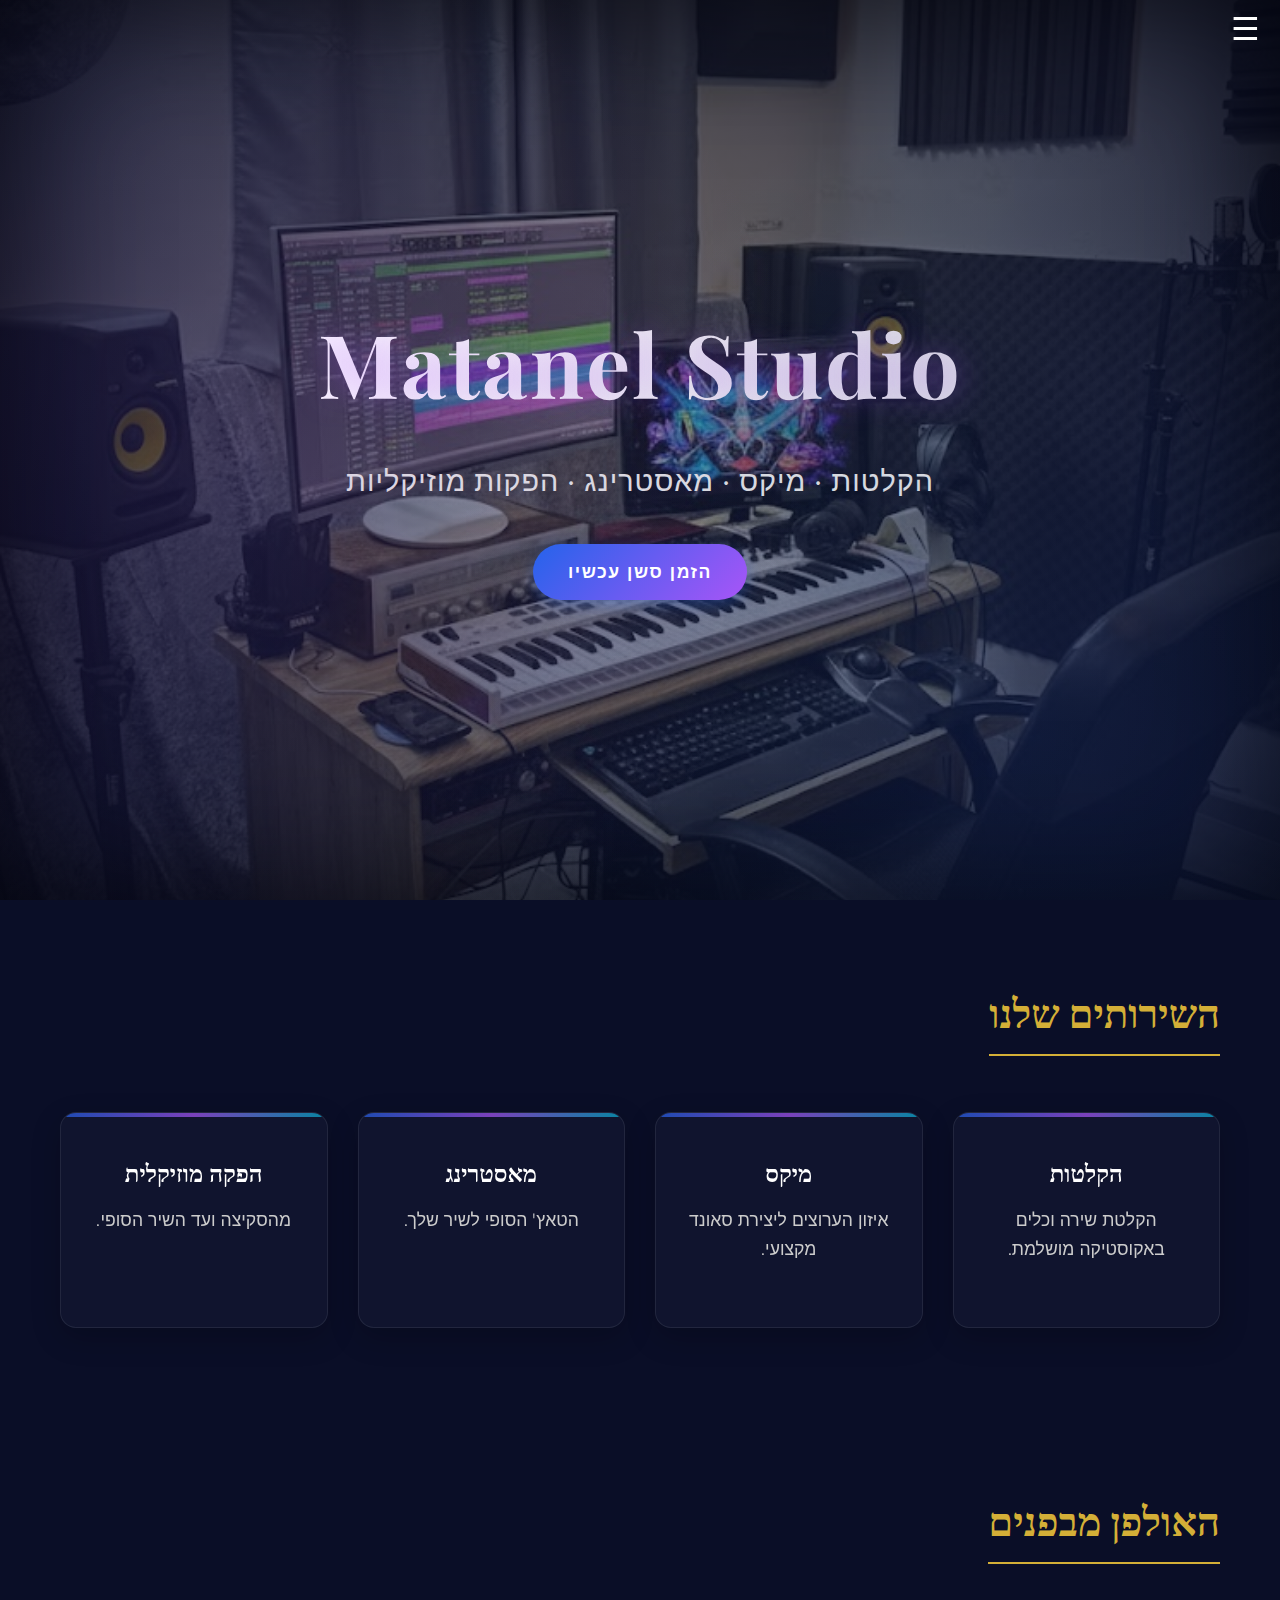
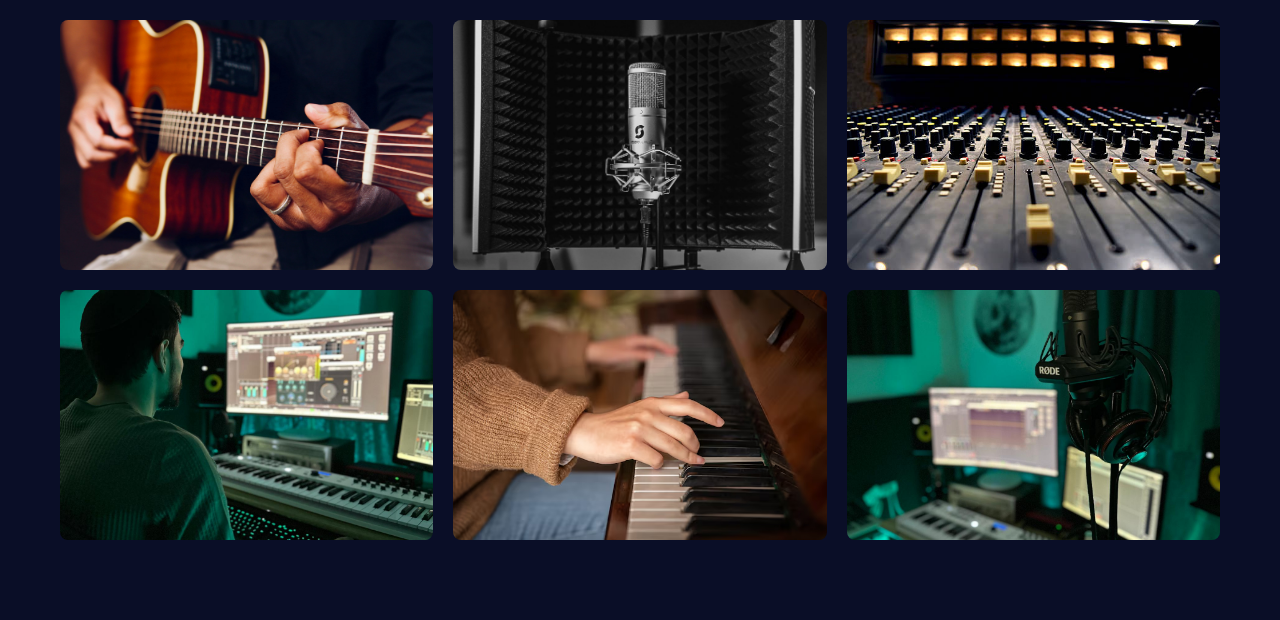
<file: matanel.studio.pro/frontend/index.html>
<!DOCTYPE html>
<html lang="he" dir="rtl">
<head>
    <meta charset="UTF-8" />
    <meta name="viewport" content="width=device-width, initial-scale=1.0" />
    <title>Matanel Studio | אולפן הקלטות</title>

    <link rel="stylesheet" href="assets/style.css" />
</head>

<body>

<header>

    <!-- כפתור תפריט -->
    <button type="button" id="menu-btn">☰</button>

    <!-- תפריט צד -->
    <nav id="side-menu">
        <ul>
            <li><a href="index.html">בית</a></li>
            <li><a href="ABOUT.html">אודות</a></li>
            <li><a href="contact.html">צור קשר</a></li>
            <li><a href="#">הגדרות</a></li>
        </ul>
    </nav>

    <!-- רקע כהה -->
    <div id="overlay"></div>

    <!-- תוכן ראשי של ההדר -->
    <div class="container">
        <h1>Matanel Studio</h1>
        <p>הקלטות • מיקס • מאסטרינג • הפקות מוזיקליות</p>
        <a class="btn" href="contact.html">הזמן סשן עכשיו</a>
    </div>

</header>

<!-- שירותים -->
<section id="services">
    <div class="container">
        <h2>השירותים שלנו</h2>
        <div class="services-grid">
            <div class="service-card"><h3>הקלטות</h3><p>הקלטת שירה וכלים באקוסטיקה מושלמת.</p></div>
            <div class="service-card"><h3>מיקס</h3><p>איזון הערוצים ליצירת סאונד מקצועי.</p></div>
            <div class="service-card"><h3>מאסטרינג</h3><p>הטאץ' הסופי לשיר שלך.</p></div>
            <div class="service-card"><h3>הפקה מוזיקלית</h3><p>מהסקיצה ועד השיר הסופי.</p></div>
        </div>
    </div>
</section>

<!-- גלריה -->
<section id="gallery">
    <div class="container">
        <h2>האולפן מבפנים</h2>
        <div class="gallery-grid">
            <div class="gallery-item"><img src="assets/studio_console.jpg"></div>
            <div class="gallery-item"><img src="assets/vocal_booth.jpg"></div>
            <div class="gallery-item"><img src="assets/instruments.jpg"></div>
            <div class="gallery-item"><img src="assets/Recording Room.jpg"></div>
            <div class="gallery-item"><img src="assets/piano.jpg"></div>
            <div class="gallery-item"><img src="assets/Equipment.jpg"></div>
        </div>
    </div>
</section>

<script src="assets/script.js"></script>
</body>
</html>
</file>
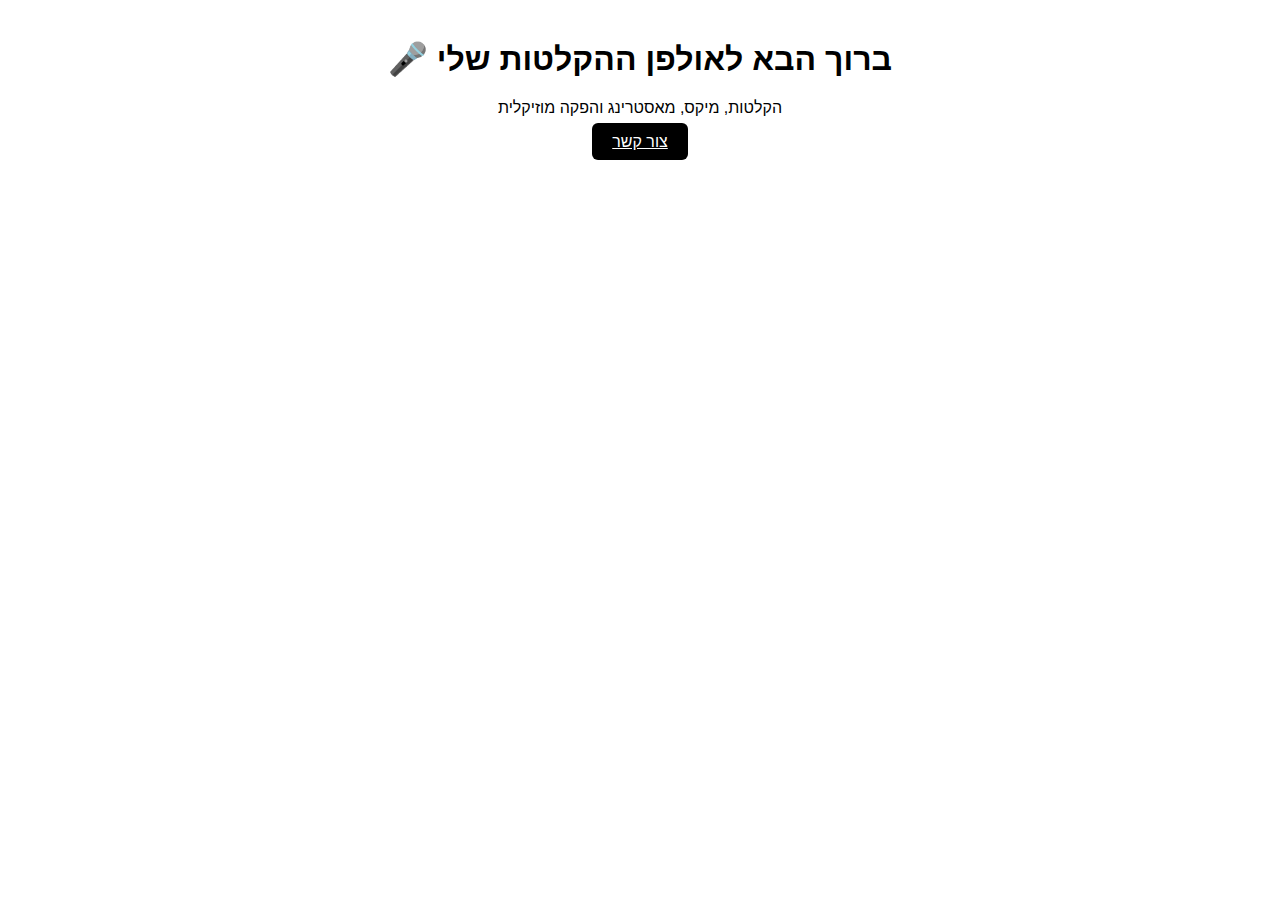
<file: matanel.studio/frontend/index.html>
<!DOCTYPE html>
<html>
<head>
    <meta charset="UTF-8">
    <title>אולפן ההקלטות שלי</title>
    <style>
        body { font-family: Alef, sans-serif; direction: rtl; margin: 40px; }
        .header { text-align: center; }
        .btn { background: black; color: white; padding: 10px 20px; border-radius: 6px; }
    </style>
</head>
<body>
    <div class="header">
        <h1>ברוך הבא לאולפן ההקלטות שלי 🎤</h1>
        <p>הקלטות, מיקס, מאסטרינג והפקה מוזיקלית</p>
        <a class="btn" href="#contact">צור קשר</a>
    </div>
</body>
</html>
</file>
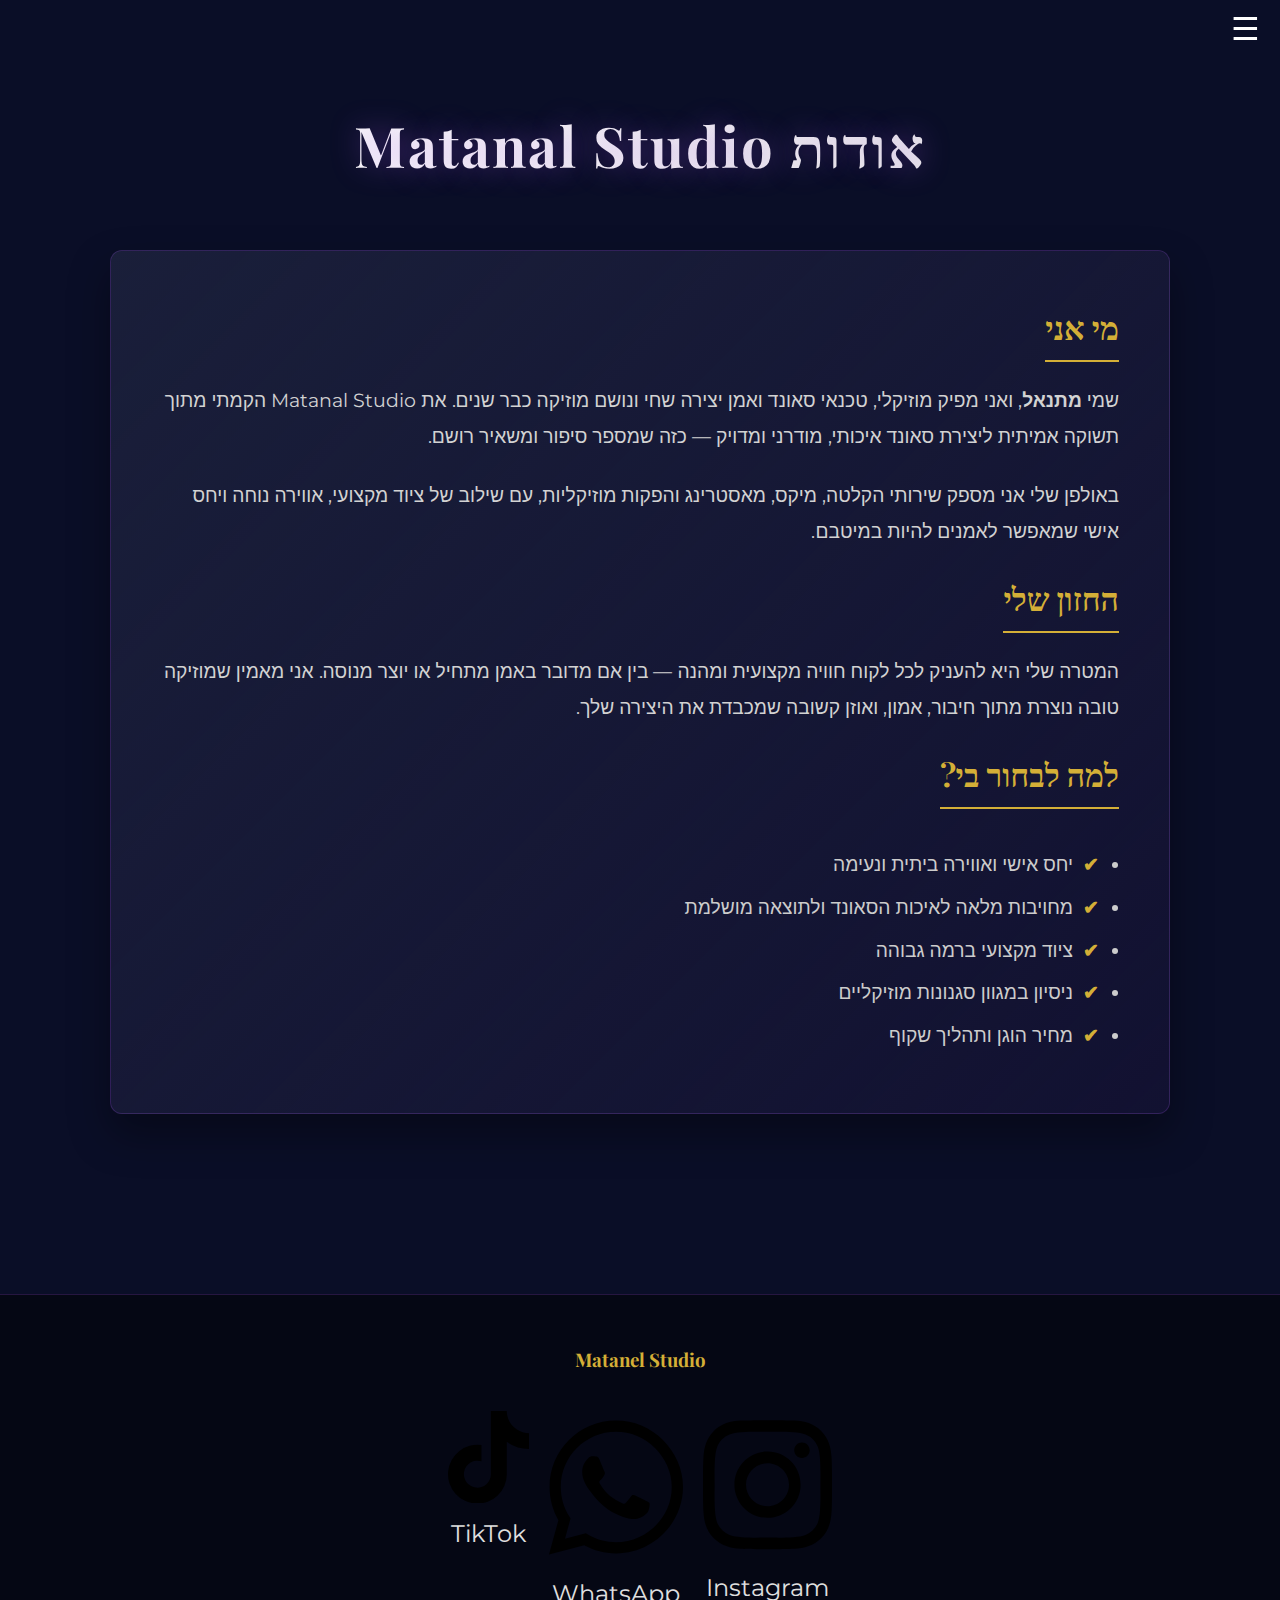
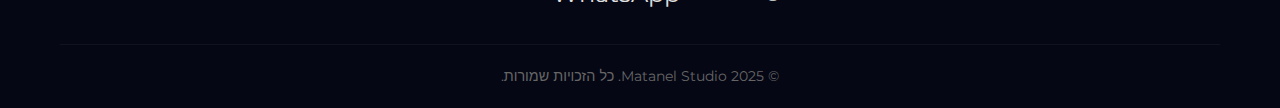
<file: frontend/ABOUT.html>
<!DOCTYPE html> 
<html lang="he" dir="rtl">
<head>
    <meta charset="UTF-8">
    <meta name="viewport" content="width=device-width, initial-scale=1.0">
    <title>אודות | Matanal Studio</title>
    <link rel="stylesheet" href="assets/style.css">
</head>

<body>

    <!-- ☰ MENU BUTTON -->
    <button id="menu-btn">☰</button>

    <!-- SIDE MENU -->
    <nav id="side-menu">
        <ul>
            <li><a href="index.html">בית</a></li>
            <li><a href="ABOUT.html">אודות</a></li>
            <li><a href="karaoke.html">קריוקי</a></li>
            <li><a href="contact.html">צור קשר</a></li>
            <li><a href="#">הגדרות</a></li>
        </ul>
    </nav>

    <!-- OVERLAY -->
    <div id="overlay"></div>

    <!-- ========== ABOUT SECTION ========== -->
    <section class="about-wrapper reveal">

        <h1 class="about-title">אודות Matanal Studio</h1>

        <div class="about-card">

            <h2>מי אני</h2>

            

            <p>
                שמי <strong>מתנאל</strong>, ואני מפיק מוזיקלי, טכנאי סאונד ואמן יצירה
                שחי ונושם מוזיקה כבר שנים. את Matanal Studio הקמתי מתוך תשוקה אמיתית
                ליצירת סאונד איכותי, מודרני ומדויק — כזה שמספר סיפור ומשאיר רושם.
            </p>

            <p>
                באולפן שלי אני מספק שירותי הקלטה, מיקס, מאסטרינג והפקות מוזיקליות,
                עם שילוב של ציוד מקצועי, אווירה נוחה ויחס אישי שמאפשר לאמנים להיות
                במיטבם.
            </p>

            <h2>החזון שלי</h2>

            <p>
                המטרה שלי היא להעניק לכל לקוח חוויה מקצועית ומהנה —
                בין אם מדובר באמן מתחיל או יוצר מנוסה.  
                אני מאמין שמוזיקה טובה נוצרת מתוך חיבור, אמון,
                ואוזן קשובה שמכבדת את היצירה שלך.
            </p>

            <h2>למה לבחור בי?</h2>

            <ul class="about-list">
                <li>יחס אישי ואווירה ביתית ונעימה</li>
                <li>מחויבות מלאה לאיכות הסאונד ולתוצאה מושלמת</li>
                <li>ציוד מקצועי ברמה גבוהה</li>
                <li>ניסיון במגוון סגנונות מוזיקליים</li>
                <li>מחיר הוגן ותהליך שקוף</li>
            </ul>
        </div>

    </section>

    <!-- FOOTER -->
    <footer>
        <div class="container">
            <div class="footer-content">
                <h3>Matanel Studio</h3>
                <div class="social-links">
                    <a href="https://www.instagram.com/matanel.maman?igsh=MW1ub2hlZWhvbXZnaA==" target="_blank" aria-label="Instagram">
                        <svg class="social-icon" xmlns="http://www.w3.org/2000/svg" viewBox="0 0 448 512"><path d="M224.1 141c-63.6 0-114.9 51.3-114.9 114.9s51.3 114.9 114.9 114.9S339 319.5 339 255.9 287.7 141 224.1 141zm0 189.6c-41.1 0-74.7-33.5-74.7-74.7s33.5-74.7 74.7-74.7 74.7 33.5 74.7 74.7-33.6 74.7-74.7 74.7zm146.4-194.3c0 14.9-12 26.8-26.8 26.8-14.9 0-26.8-12-26.8-26.8s12-26.8 26.8-26.8 26.8 12 26.8 26.8zm76.1 27.2c-1.7-35.9-9.9-67.7-36.2-93.9-26.2-26.2-58-34.4-93.9-36.2-37-2.1-147.9-2.1-184.9 0-35.8 1.7-67.6 9.9-93.9 36.1s-34.4 58-36.2 93.9c-2.1 37-2.1 147.9 0 184.9 1.7 35.9 9.9 67.7 36.2 93.9s58 34.4 93.9 36.2c37 2.1 147.9 2.1 184.9 0 35.9-1.7 67.7-9.9 93.9-36.2 26.2-26.2 34.4-58 36.2-93.9 2.1-37 2.1-147.9 0-184.9zM398.8 388c-7.8 19.6-22.9 34.7-42.6 42.6-29.5 11.7-99.5 9-132.1 9s-102.7 2.6-132.1-9c-19.6-7.8-34.7-22.9-42.6-42.6-11.7-29.5-9-99.5-9-132.1s-2.6-102.7 9-132.1c7.8-19.6 22.9-34.7 42.6-42.6 29.5-11.7 99.5-9 132.1-9s102.7-2.6 132.1 9c19.6 7.8 34.7 22.9 42.6 42.6 11.7 29.5 9 99.5 9 132.1s2.7 102.7-9 132.1z"/></svg>
                        Instagram
                    </a>
                    <a href="https://wa.me/972539655012?text=שלום%20ראיתי%20את%20האתר%20שלך" target="_blank" aria-label="WhatsApp">
                        <svg class="social-icon" xmlns="http://www.w3.org/2000/svg" viewBox="0 0 448 512"><path d="M380.9 97.1C339 55.1 283.2 32 223.9 32c-122.4 0-222 99.6-222 222 0 39.1 10.2 77.3 29.6 111L0 480l117.7-30.9c32.4 17.7 68.9 27 106.1 27h.1c122.3 0 224.1-99.6 224.1-222 0-59.3-25.2-115-67.1-157zm-157 341.6c-33.2 0-65.7-8.9-94-25.7l-6.7-4-69.8 18.3L72 359.2l-4.4-7c-18.5-29.4-28.2-63.3-28.2-98.2 0-101.7 82.8-184.5 184.6-184.5 49.3 0 95.6 19.2 130.4 54.1 34.8 34.9 56.2 81.2 56.1 130.5 0 101.8-84.9 184.6-186.6 184.6zm101.2-138.2c-5.5-2.8-32.8-16.2-37.9-18-5.1-1.9-8.8-2.8-12.5 2.8-3.7 5.6-14.3 18-17.6 21.8-3.2 3.7-6.5 4.2-12 1.4-32.6-16.3-54-29.1-75.5-66-5.7-9.8 5.7-9.1 16.3-30.3 1.8-3.7.9-6.9-.5-9.7-1.4-2.8-12.5-30.1-17.1-41.2-4.5-10.8-9.1-9.3-12.5-9.5-3.2-.2-6.9-.2-10.6-.2-3.7 0-9.7 1.4-14.8 6.9-5.1 5.6-19.4 19-19.4 46.3 0 27.3 19.9 53.7 22.6 57.4 2.8 3.7 39.1 59.7 94.8 83.8 35.2 15.2 49 16.5 66.6 13.9 10.7-1.6 32.8-13.4 37.4-26.4 4.6-13 4.6-24.1 3.2-26.4-1.3-2.5-5-3.9-10.5-6.6z"/></svg>
                        WhatsApp
                    </a>
                <a href="https://www.tiktok.com/@matanel.maman?_r=1&_t=ZS-91wMNsVMVkd" target="_blank" aria-label="TikTok">
                    <svg class="social-icon" xmlns="http://www.w3.org/2000/svg" viewBox="0 0 448 512"><path d="M448,209.91a210.06,210.06,0,0,1-122.77-39.25V349.38A162.55,162.55,0,1,1,185,188.31V278.2a74.62,74.62,0,1,0,52.23,71.18V0l88,0a121.18,121.18,0,0,0,1.86,22.17h0A122.18,122.18,0,0,0,381,102.39a121.43,121.43,0,0,0,67,20.14Z"/></svg>
                    TikTok
                </a>
                </div>
            </div>
            <div class="footer-bottom">
                &copy; 2025 Matanel Studio. כל הזכויות שמורות.
            </div>
        </div>
    </footer>

    <script src="assets/script.js"></script>
</body>
</html>
</file>
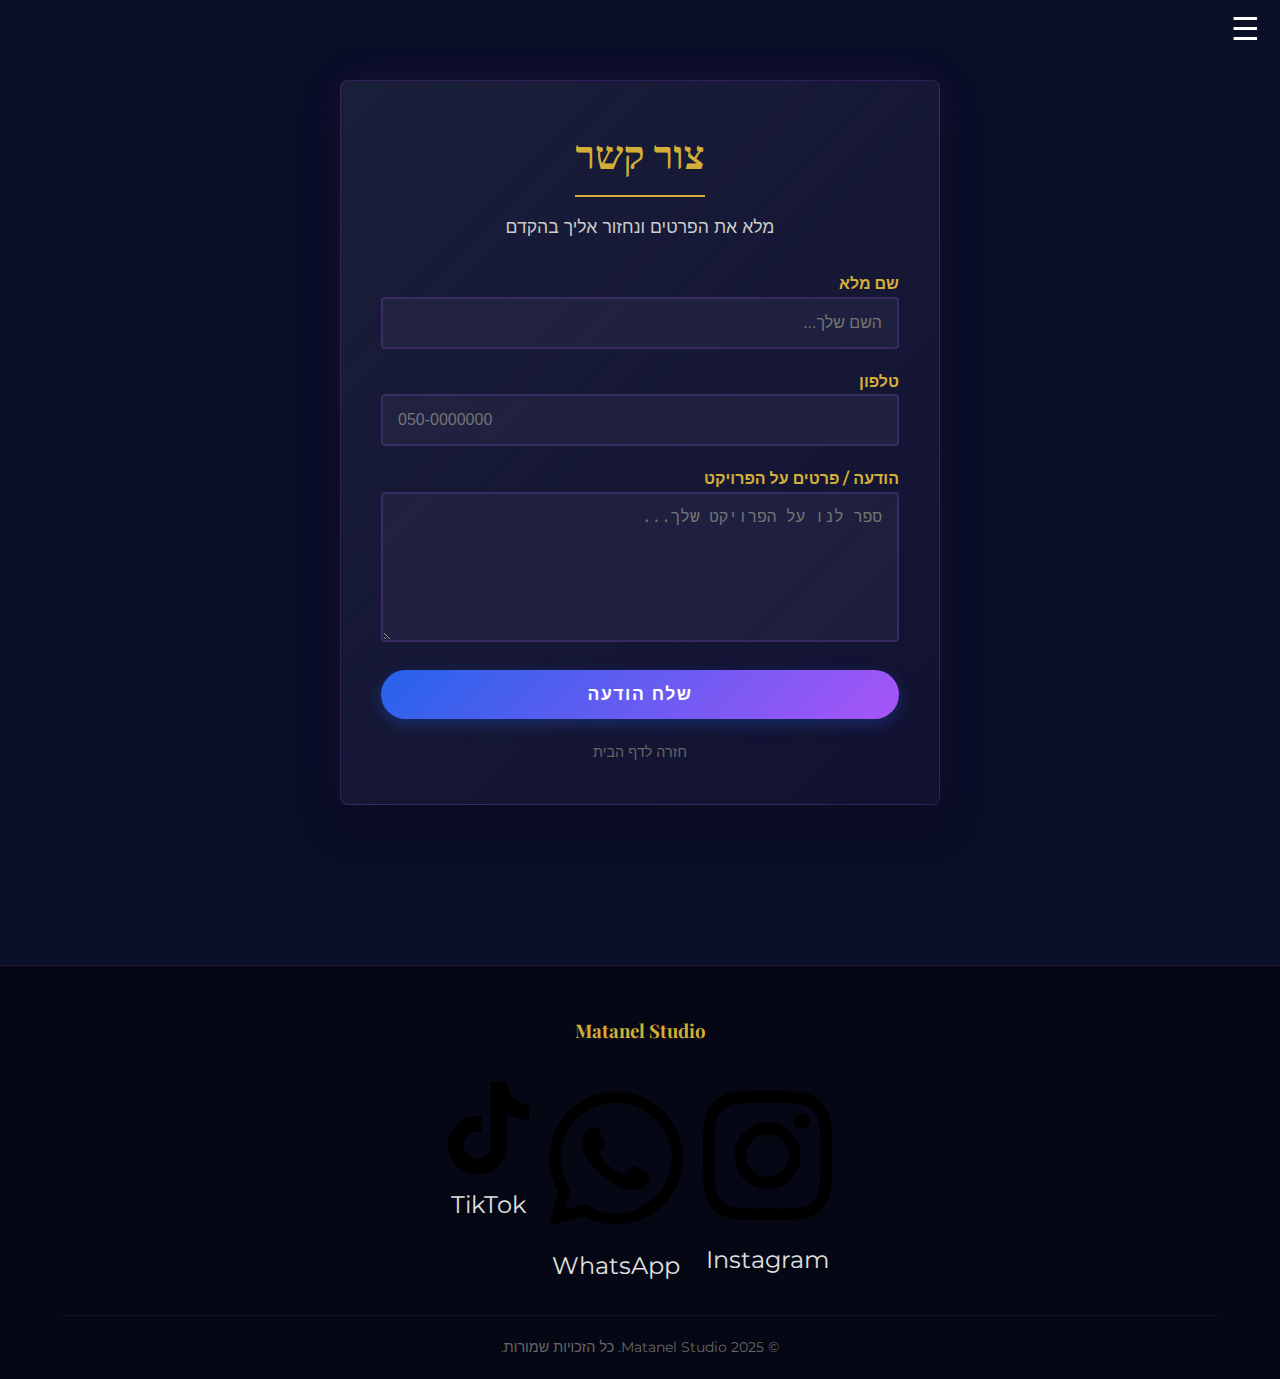
<file: frontend/contact.html>
<!DOCTYPE html>
<html lang="he" dir="rtl">
<head>
    <meta charset="UTF-8">
    <meta name="viewport" content="width=device-width, initial-scale=1.0">
    <title>צור קשר | Matanel Studio</title>
    <link rel="icon" type="image/png" href="assets/favicon.png">
    <link rel="stylesheet" href="assets/style.css">
</head>
<body>
     <!-- ☰ MENU BUTTON -->
    <button id="menu-btn">☰</button>

    <!-- SIDE MENU -->
    <nav id="side-menu">
        <ul>
            <li><a href="index.html">בית</a></li>
            <li><a href="ABOUT.html">אודות</a></li>
            <li><a href="karaoke.html">קריוקי</a></li>
            <li><a href="contact.html">צור קשר</a></li>
        </ul>
    </nav>

    <!-- OVERLAY -->
    <div id="overlay"></div>

    <section class="reveal">
        <div class="container">
            <div class="card">
                <div style="text-align: center; margin-bottom: 30px;">
                    <h2>צור קשר</h2>
                    <p>מלא את הפרטים ונחזור אליך בהקדם</p>
                </div>

                <form id="contactForm">
                    <div>
                        <label>שם מלא</label>
                        <input type="text" name="name" required placeholder="השם שלך...">
                    </div>

                    <div>
                        <label>טלפון</label>
                        <input type="tel" name="phone" required placeholder="050-0000000">
                    </div>

                    <div>
                        <label>הודעה / פרטים על הפרויקט</label>
                        <textarea name="message" required placeholder="ספר לנו על הפרויקט שלך..."></textarea>
                    </div>

                    <button type="submit" class="btn" style="width: 100%; text-align: center;">שלח הודעה</button>
                </form>
                
                <div style="text-align: center; margin-top: 20px;">
                    <a href="index.html" style="color: #666; text-decoration: none; font-size: 0.9rem;">חזרה לדף הבית</a>
                </div>
            </div>
        </div>
    </section>

    <!-- FOOTER -->
    <footer>
        <div class="container">
            <div class="footer-content">
                <h3>Matanel Studio</h3>
                <div class="social-links">
                    <a href="https://www.instagram.com/matanel.maman?igsh=MW1ub2hlZWhvbXZnaA==" target="_blank" aria-label="Instagram">
                        <svg class="social-icon" xmlns="http://www.w3.org/2000/svg" viewBox="0 0 448 512"><path d="M224.1 141c-63.6 0-114.9 51.3-114.9 114.9s51.3 114.9 114.9 114.9S339 319.5 339 255.9 287.7 141 224.1 141zm0 189.6c-41.1 0-74.7-33.5-74.7-74.7s33.5-74.7 74.7-74.7 74.7 33.5 74.7 74.7-33.6 74.7-74.7 74.7zm146.4-194.3c0 14.9-12 26.8-26.8 26.8-14.9 0-26.8-12-26.8-26.8s12-26.8 26.8-26.8 26.8 12 26.8 26.8zm76.1 27.2c-1.7-35.9-9.9-67.7-36.2-93.9-26.2-26.2-58-34.4-93.9-36.2-37-2.1-147.9-2.1-184.9 0-35.8 1.7-67.6 9.9-93.9 36.1s-34.4 58-36.2 93.9c-2.1 37-2.1 147.9 0 184.9 1.7 35.9 9.9 67.7 36.2 93.9s58 34.4 93.9 36.2c37 2.1 147.9 2.1 184.9 0 35.9-1.7 67.7-9.9 93.9-36.2 26.2-26.2 34.4-58 36.2-93.9 2.1-37 2.1-147.9 0-184.9zM398.8 388c-7.8 19.6-22.9 34.7-42.6 42.6-29.5 11.7-99.5 9-132.1 9s-102.7 2.6-132.1-9c-19.6-7.8-34.7-22.9-42.6-42.6-11.7-29.5-9-99.5-9-132.1s-2.6-102.7 9-132.1c7.8-19.6 22.9-34.7 42.6-42.6 29.5-11.7 99.5-9 132.1-9s102.7-2.6 132.1 9c19.6 7.8 34.7 22.9 42.6 42.6 11.7 29.5 9 99.5 9 132.1s2.7 102.7-9 132.1z"/></svg>
                        Instagram
                    </a>
                    <a href="https://wa.me/972539655012?text=שלום%20ראיתי%20את%20האתר%20שלך" target="_blank" aria-label="WhatsApp">
                        <svg class="social-icon" xmlns="http://www.w3.org/2000/svg" viewBox="0 0 448 512"><path d="M380.9 97.1C339 55.1 283.2 32 223.9 32c-122.4 0-222 99.6-222 222 0 39.1 10.2 77.3 29.6 111L0 480l117.7-30.9c32.4 17.7 68.9 27 106.1 27h.1c122.3 0 224.1-99.6 224.1-222 0-59.3-25.2-115-67.1-157zm-157 341.6c-33.2 0-65.7-8.9-94-25.7l-6.7-4-69.8 18.3L72 359.2l-4.4-7c-18.5-29.4-28.2-63.3-28.2-98.2 0-101.7 82.8-184.5 184.6-184.5 49.3 0 95.6 19.2 130.4 54.1 34.8 34.9 56.2 81.2 56.1 130.5 0 101.8-84.9 184.6-186.6 184.6zm101.2-138.2c-5.5-2.8-32.8-16.2-37.9-18-5.1-1.9-8.8-2.8-12.5 2.8-3.7 5.6-14.3 18-17.6 21.8-3.2 3.7-6.5 4.2-12 1.4-32.6-16.3-54-29.1-75.5-66-5.7-9.8 5.7-9.1 16.3-30.3 1.8-3.7.9-6.9-.5-9.7-1.4-2.8-12.5-30.1-17.1-41.2-4.5-10.8-9.1-9.3-12.5-9.5-3.2-.2-6.9-.2-10.6-.2-3.7 0-9.7 1.4-14.8 6.9-5.1 5.6-19.4 19-19.4 46.3 0 27.3 19.9 53.7 22.6 57.4 2.8 3.7 39.1 59.7 94.8 83.8 35.2 15.2 49 16.5 66.6 13.9 10.7-1.6 32.8-13.4 37.4-26.4 4.6-13 4.6-24.1 3.2-26.4-1.3-2.5-5-3.9-10.5-6.6z"/></svg>
                        WhatsApp
                    </a>
                    <a href="https://www.tiktok.com/@matanel.maman?_r=1&_t=ZS-91wMNsVMVkd" target="_blank" aria-label="TikTok">
                        <svg class="social-icon" xmlns="http://www.w3.org/2000/svg" viewBox="0 0 448 512"><path d="M448,209.91a210.06,210.06,0,0,1-122.77-39.25V349.38A162.55,162.55,0,1,1,185,188.31V278.2a74.62,74.62,0,1,0,52.23,71.18V0l88,0a121.18,121.18,0,0,0,1.86,22.17h0A122.18,122.18,0,0,0,381,102.39a121.43,121.43,0,0,0,67,20.14Z"/></svg>
                        TikTok
                    </a>
                </div>
            </div>
            <div class="footer-bottom">
                &copy; 2025 Matanel Studio. כל הזכויות שמורות.
            </div>
        </div>
    </footer>

    <script src="assets/script.js"></script>
</body>
</html>
</file>
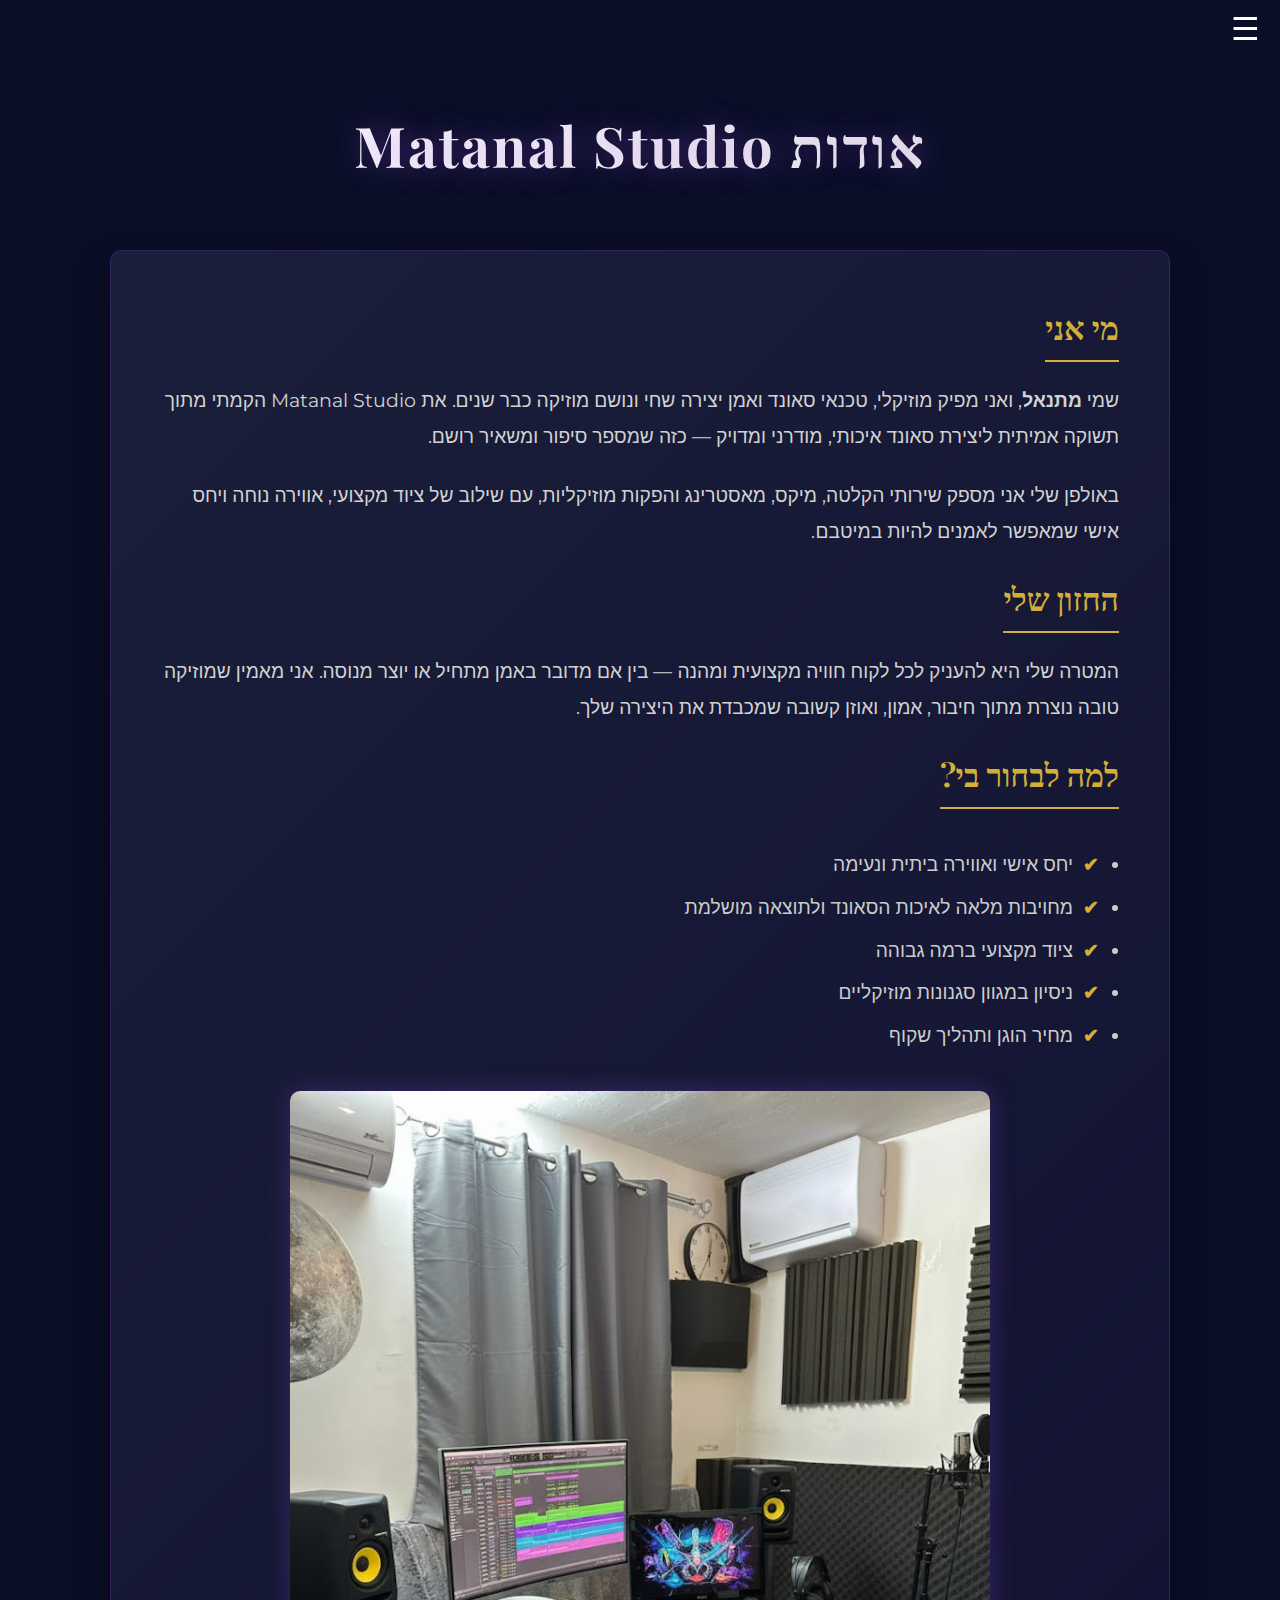
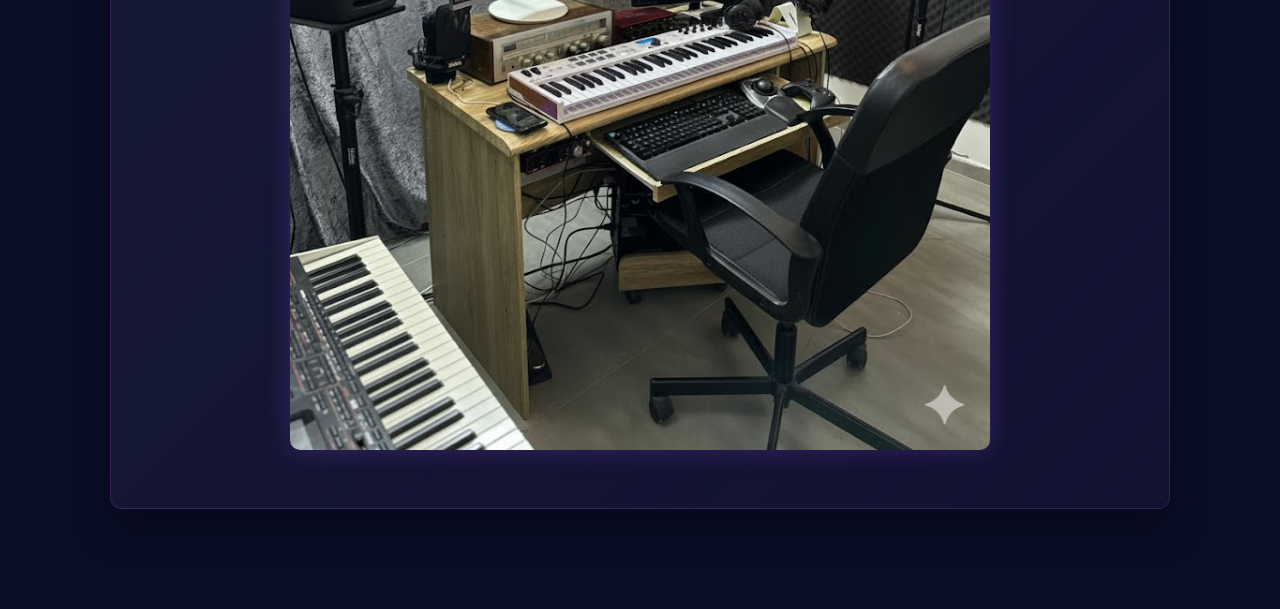
<file: matanel.studio.pro/frontend/ABOUT.html>
<!DOCTYPE html> 
<html lang="he" dir="rtl">
<head>
    <meta charset="UTF-8">
    <meta name="viewport" content="width=device-width, initial-scale=1.0">
    <title>אודות | Matanal Studio</title>
    <link rel="stylesheet" href="assets/style.css">
</head>

<body>

    <!-- ☰ MENU BUTTON -->
    <button id="menu-btn">☰</button>

    <!-- SIDE MENU -->
    <nav id="side-menu">
        <ul>
            <li><a href="index.html">בית</a></li>
            <li><a href="ABOUT.html">אודות</a></li>
            <li><a href="contact.html">צור קשר</a></li>
            <li><a href="#">הגדרות</a></li>
        </ul>
    </nav>

    <!-- OVERLAY -->
    <div id="overlay"></div>

    <!-- ========== ABOUT SECTION ========== -->
    <section class="about-wrapper">

        <h1 class="about-title">אודות Matanal Studio</h1>

        <div class="about-card">

            <h2>מי אני</h2>

            

            <p>
                שמי <strong>מתנאל</strong>, ואני מפיק מוזיקלי, טכנאי סאונד ואמן יצירה
                שחי ונושם מוזיקה כבר שנים. את Matanal Studio הקמתי מתוך תשוקה אמיתית
                ליצירת סאונד איכותי, מודרני ומדויק — כזה שמספר סיפור ומשאיר רושם.
            </p>

            <p>
                באולפן שלי אני מספק שירותי הקלטה, מיקס, מאסטרינג והפקות מוזיקליות,
                עם שילוב של ציוד מקצועי, אווירה נוחה ויחס אישי שמאפשר לאמנים להיות
                במיטבם.
            </p>

            <h2>החזון שלי</h2>

            <p>
                המטרה שלי היא להעניק לכל לקוח חוויה מקצועית ומהנה —
                בין אם מדובר באמן מתחיל או יוצר מנוסה.  
                אני מאמין שמוזיקה טובה נוצרת מתוך חיבור, אמון,
                ואוזן קשובה שמכבדת את היצירה שלך.
            </p>

            <h2>למה לבחור בי?</h2>

            <ul class="about-list">
                <li>יחס אישי ואווירה ביתית ונעימה</li>
                <li>מחויבות מלאה לאיכות הסאונד ולתוצאה מושלמת</li>
                <li>ציוד מקצועי ברמה גבוהה</li>
                <li>ניסיון במגוון סגנונות מוזיקליים</li>
                <li>מחיר הוגן ותהליך שקוף</li>
            </ul>

            <!-- תמונה אופציונלית -->
            <div class="about-image">
                <img src="assets/studio_bg.jpg" alt="האולפן">
            </div>

        </div>

    </section>

    <script src="assets/script.js"></script>
</body>
</html>
</file>
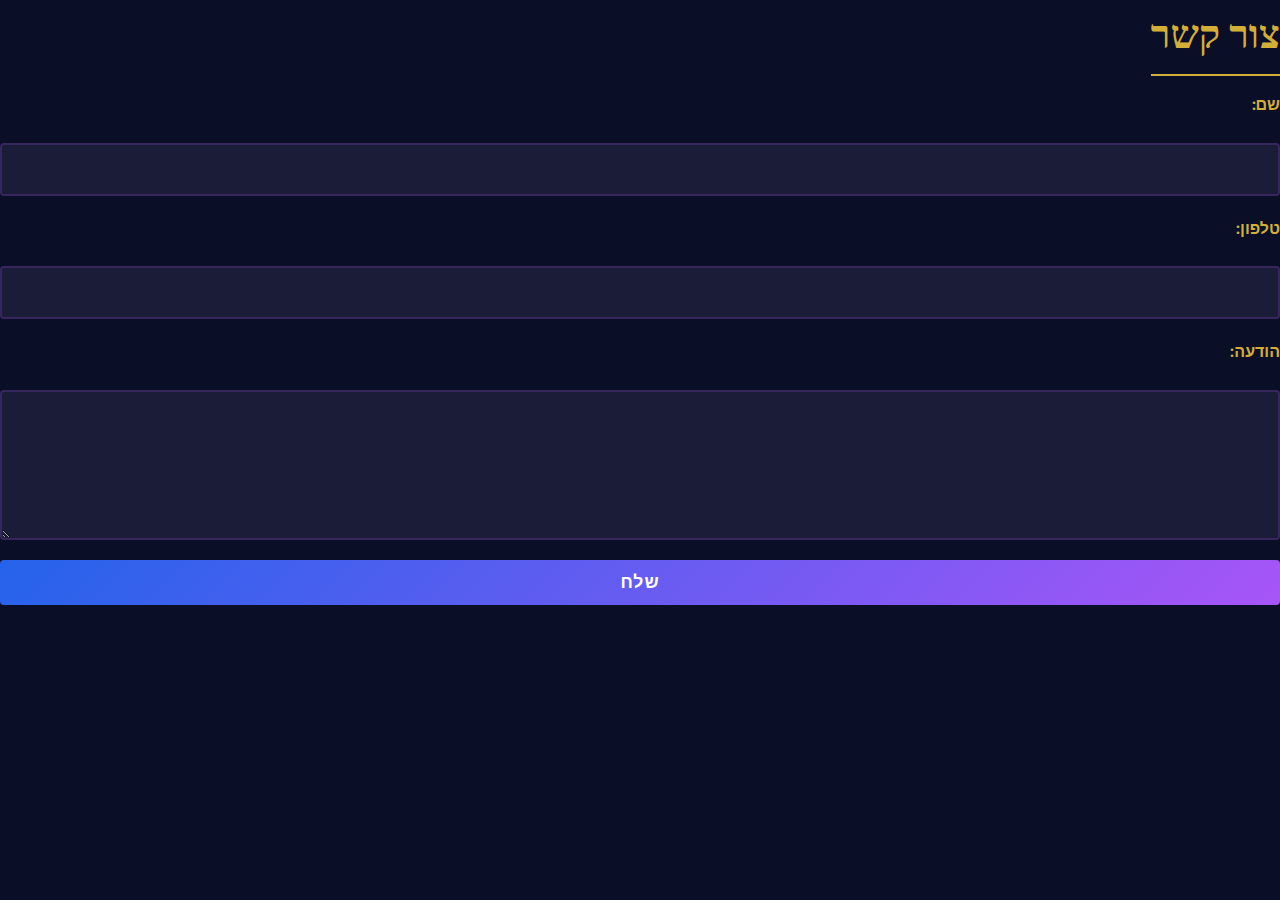
<file: matanel.studio/frontend/contact.html>
<!DOCTYPE html>
<html lang="he" dir="rtl">
<head>
    <meta charset="UTF-8">
    <title>צור קשר - אולפן הקלטות</title>
    <link rel="stylesheet" href="assets/style.css">
</head>
<body>

<h2>צור קשר</h2>

<form id="contactForm">
    <label>שם:</label>
    <input type="text" name="name" required>

    <label>טלפון:</label>
    <input type="text" name="phone" required>

    <label>הודעה:</label>
    <textarea name="message" required></textarea>

    <button type="submit" class="btn">שלח</button>
</form>

<script src="assets/script.js"></script>
</body>
</html>
</file>
<file: matanel.studio.pro/frontend/assets/style.css>
/* ===========================
    PREMIUM STUDIO THEME
    Dark, Gold, Neon Highlights
   =========================== */

/* ----------- FONTS ----------- */
@import url("https://fonts.googleapis.com/css2?family=Montserrat:wght@300;400;600&family=Playfair+Display:wght@700&display=swap");

/* ----------- VARIABLES ----------- */
:root {
  --bg-color: #0a0e27;
  --card-bg: #1a1f3a;
  --text-color: #e0e0e0;
  --accent-color: #d4af37;
  --accent-hover: #b5952f;

  --primary-blue: #2563eb;
  --secondary-purple: #a855f7;
  --tertiary-cyan: #06b6d4;

  --accent-red: #ef4444;
  --accent-orange: #f97316;

  --font-heading: "Playfair Display", serif;
  --font-body: "Montserrat", sans-serif;
}

/* ----------- RESET ----------- */
* {
  margin: 0;
  padding: 0;
  box-sizing: border-box;
}

/* ----------- GENERAL ----------- */
body {
  font-family: var(--font-body);
  background-color: var(--bg-color);
  color: var(--text-color);
  direction: rtl;
  line-height: 1.6;
  overflow-x: hidden;
}

/* ----------- TYPOGRAPHY ----------- */
h1,
h2,
h3 {
  font-family: var(--font-heading);
  color: var(--accent-color);
  margin-bottom: 1rem;
}

h1 {
  font-size: 5.5rem;
  letter-spacing: 2px;
  text-shadow: 0 0 30px rgba(168, 85, 247, 0.4);
  background: linear-gradient(to right, #fff, #e0e0e0);
  -webkit-background-clip: text;
  background-clip: text;
  -webkit-text-fill-color: transparent;
  margin-bottom: 1.5rem;
}
h2 {
  font-size: 2.5rem;
  border-bottom: 2px solid var(--accent-color);
  display: inline-block;
  padding-bottom: 10px;
}
p {
  font-size: 1.1rem;
  margin-bottom: 1.5rem;
  color: #ccc;
}

/* ----------- LAYOUT ----------- */
.container {
  max-width: 1200px;
  margin: 0 auto;
  padding: 0 20px;
}

section {
  padding: 80px 0;
}

/* ----------- HEADER (HOMEPAGE) ----------- */
header {
  height: 100vh;
  display: flex;
  flex-direction: column;
  justify-content: center;
  align-items: center;
  text-align: center;

  background: radial-gradient(
      circle at center,
      rgba(26, 31, 58, 0.4) 0%,
      rgba(10, 14, 39, 0.95) 100%
    ),
    url("photos/studio_bg.jpg");
  background-size: cover;
  background-position: center;
  background-attachment: fixed;

  animation: fadeIn 1.5s ease-in-out;
  position: relative;
  overflow: hidden;

  box-shadow: inset 0 0 150px rgba(0, 0, 0, 0.7);
}

header::before {
  content: "";
  position: absolute;
  inset: 0;
  background: radial-gradient(
      circle at 20% 50%,
      rgba(165, 85, 247, 0.1) 0%,
      transparent 50%
    ),
    radial-gradient(
      circle at 80% 80%,
      rgba(37, 99, 235, 0.1) 0%,
      transparent 50%
    );
  pointer-events: none;
}

header p {
  font-size: 1.8rem;
  font-weight: 300;
  letter-spacing: 1px;
  color: #e0e0e0;
  margin-bottom: 2.5rem;
  max-width: 800px;
}

/* ----------- BUTTONS ----------- */
.btn {
  display: inline-block;
  padding: 14px 35px;

  background: linear-gradient(
    135deg,
    var(--primary-blue),
    var(--secondary-purple)
  );
  color: #fff;

  font-size: 1.1rem;
  font-weight: 600;
  text-decoration: none;
  text-transform: uppercase;
  letter-spacing: 1.5px;

  border: none;
  border-radius: 50px; /* Rounded pill shape */
  cursor: pointer;
  position: relative;
  overflow: hidden;
  z-index: 1;
  transition: 0.4s ease;
  box-shadow: 0 5px 15px rgba(37, 99, 235, 0.3);
}

.btn::before {
  content: "";
  position: absolute;
  top: 0;
  left: 0;
  width: 100%;
  height: 100%;
  background: linear-gradient(
    135deg,
    var(--secondary-purple),
    var(--primary-blue)
  );
  z-index: -1;
  transition: opacity 0.4s ease;
  opacity: 0;
}

.btn:hover {
  transform: translateY(-3px);
  box-shadow: 0 15px 30px rgba(168, 85, 247, 0.5);
}

.btn:hover::before {
  opacity: 1;
}

/* ----------- CARD ----------- */
.card {
  background: linear-gradient(135deg, var(--card-bg), rgba(168, 85, 247, 0.05));
  padding: 40px;
  max-width: 600px;
  margin: auto;
  border-radius: 8px;

  border: 1px solid rgba(168, 85, 247, 0.2);
  box-shadow: 0 20px 40px rgba(0, 0, 0, 0.3), 0 0 40px rgba(168, 85, 247, 0.1);
}

/* ----------- FORM ----------- */
form {
  display: flex;
  flex-direction: column;
  gap: 20px;
}

label {
  font-weight: 600;
  color: var(--accent-color);
  margin-bottom: 5px;
}

input,
textarea {
  width: 100%;
  padding: 15px;
  background: rgba(42, 42, 74, 0.5);
  border: 2px solid rgba(168, 85, 247, 0.2);
  border-radius: 4px;
  color: #fff;
  font-size: 1rem;
  transition: 0.3s ease;
}

input:focus,
textarea:focus {
  outline: none;
  border-color: var(--secondary-purple);
  box-shadow: 0 0 15px rgba(168, 85, 247, 0.3);
}

textarea {
  resize: vertical;
  min-height: 150px;
}

/* ----------- SERVICES GRID ----------- */
.services-grid {
  display: grid;
  grid-template-columns: repeat(auto-fit, minmax(250px, 1fr));
  gap: 30px;
  margin-top: 40px;
}

.service-card {
  background: rgba(26, 31, 58, 0.4); /* Semi-transparent */
  backdrop-filter: blur(12px); /* Glass effect */
  -webkit-backdrop-filter: blur(12px);
  padding: 40px 30px;
  border-radius: 16px;
  text-align: center;

  border: 1px solid rgba(255, 255, 255, 0.08);
  box-shadow: 0 10px 30px rgba(0, 0, 0, 0.2);
  transition: 0.4s cubic-bezier(0.175, 0.885, 0.32, 1.275);

  overflow: hidden;
  position: relative;
}

.service-card h3 {
  font-size: 1.5rem;
  margin-bottom: 15px;
  color: #fff;
}

.service-card::before {
  content: "";
  position: absolute;
  top: 0;
  left: 0;
  right: 0;
  height: 4px;

  background: linear-gradient(
    90deg,
    var(--primary-blue),
    var(--secondary-purple),
    var(--tertiary-cyan)
  );
  opacity: 0.7;
  transition: 0.3s ease;
}

.service-card:hover {
  transform: translateY(-15px);
  background: rgba(26, 31, 58, 0.6);
  border-color: rgba(168, 85, 247, 0.4);
  box-shadow: 0 20px 50px rgba(168, 85, 247, 0.25), inset 0 0 20px rgba(168, 85, 247, 0.05);
}

.service-card:hover::before {
  height: 100%;
  opacity: 0.05;
}

/* ----------- GALLERY GRID ----------- */
.gallery-grid {
  display: grid;
  grid-template-columns: repeat(auto-fit, minmax(300px, 1fr));
  gap: 20px;
  margin-top: 40px;
}

.gallery-item {
  width: 100%;
  height: 250px; /* גובה קבוע */
  overflow: hidden;
  border-radius: 8px;
  position: relative;
}

.gallery-item img {
  width: 100%;
  height: 100%;
  object-fit: cover; /* ממלא את המסגרת בלי לשבור יחס */
  display: block;
  transition: transform 0.5s ease;
}

.gallery-item:hover img {
  transform: scale(1.1);
}

/* ----------- MENU BUTTON ----------- */
#menu-btn {
  position: fixed;
  top: 10px;
  right: 20px;
  font-size: 32px;
  background: none;
  border: none;
  color: white;
  cursor: pointer;
  transition: 0.3s ease;
  z-index: 2000;
}

#menu-btn.active {
  transform: rotate(90deg);
  color: var(--accent-color);
}

/* ----------- SIDE MENU ----------- */
nav#side-menu {
  position: fixed;
  top: 0;
  right: -260px;
  width: 260px;
  height: 100%;

  background: rgba(0, 0, 0, 0.92);
  border-left: 2px solid var(--accent-color);

  padding-top: 70px;
  transition: 0.35s ease;

  backdrop-filter: blur(6px);
  z-index: 1500;
}

nav#side-menu.active {
  right: 0;
}

nav#side-menu ul {
  list-style: none;
}
nav#side-menu li {
  margin: 25px 0;
  text-align: center;
}

nav#side-menu a {
  color: var(--accent-color);
  text-decoration: none;
  font-size: 22px;
  font-weight: 600;
  transition: 0.2s ease;
}

nav#side-menu a:hover {
  color: var(--accent-hover);
}

/* ----------- OVERLAY ----------- */
#overlay {
  position: fixed;
  inset: 0;
  width: 100%;
  height: 100%;

  background: rgba(0, 0, 0, 0.55);
  opacity: 0;
  visibility: hidden;

  transition: 0.3s ease;
  z-index: 1000;
}

#overlay.active {
  opacity: 1;
  visibility: visible;
}

/* ----------- ANIMATIONS ----------- */
@keyframes fadeIn {
  from {
    opacity: 0;
    transform: translateY(30px);
  }
  to {
    opacity: 1;
    transform: translateY(0);
  }
}

/* Scroll Down Animation */
.scroll-down {
  position: absolute;
  bottom: 30px;
  left: 50%;
  transform: translateX(-50%);
  display: flex;
  flex-direction: column;
  align-items: center;
  gap: 10px;
  opacity: 0.7;
  animation: bounce 2s infinite;
}

.scroll-down span {
  font-size: 0.9rem;
  letter-spacing: 2px;
  text-transform: uppercase;
}

.mouse {
  width: 30px;
  height: 50px;
  border: 2px solid #fff;
  border-radius: 20px;
  position: relative;
}

.wheel {
  width: 4px;
  height: 8px;
  background: #fff;
  border-radius: 2px;
  position: absolute;
  top: 10px;
  left: 50%;
  transform: translateX(-50%);
  animation: scroll 1.5s infinite;
}

@keyframes bounce {
  0%, 20%, 50%, 80%, 100% {transform: translateX(-50%) translateY(0);}
  40% {transform: translateX(-50%) translateY(-10px);}
  60% {transform: translateX(-50%) translateY(-5px);}
}

@keyframes scroll {
  0% {opacity: 1; top: 10px;}
  100% {opacity: 0; top: 30px;}
}

/* ----------- RESPONSIVE ----------- */
@media (max-width: 768px) {
  h1 {
    font-size: 2.5rem;
  }
  h2 {
    font-size: 2rem;
  }
  .container {
    padding: 0 15px;
  }
}

/* =========================================
   ABOUT PAGE — Premium Studio Gold Theme
   ========================================= */

/* Wrapper של עמוד האודות */
.about-wrapper {
  max-width: 1100px;
  margin: 0 auto;
  padding: 100px 20px;
}

/* כותרת מרכזית */
.about-title {
  text-align: center;
  font-size: 3.5rem;
  margin-bottom: 60px;
  color: var(--accent-color);
  animation: fadeIn 1.2s ease;
}

/* קופסת תוכן */
.about-card {
  background: linear-gradient(135deg, var(--card-bg), rgba(168, 85, 247, 0.05));
  padding: 50px;
  border-radius: 12px;
  border: 1px solid rgba(168, 85, 247, 0.2);
  box-shadow: 0 20px 40px rgba(0, 0, 0, 0.35);
  animation: fadeIn 1.4s ease;
}

/* תת כותרות */
.about-card h2 {
  font-size: 2rem;
  color: var(--accent-color);
  border-bottom: 2px solid var(--accent-color);
  display: inline-block;
  padding-bottom: 8px;
  margin-bottom: 20px;
}

/* טקסט פסקאות */
.about-card p {
  font-size: 1.2rem;
  color: #d2d2d2;
  margin-bottom: 22px;
  line-height: 1.9;
}

/* רשימת יתרונות */
.about-list {
  margin-top: 20px;
  padding-right: 20px;
}

.about-list li {
  font-size: 1.2rem;
  color: #ccc;
  margin-bottom: 12px;
  position: relative;
}

.about-list li::before {
  content: "✔";
  color: var(--accent-color);
  font-weight: bold;
  margin-left: 10px;
}

/* תמונה אופציונלית */
.about-image {
  margin-top: 40px;
  text-align: center;
}

.about-image img {
  width: 90%;
  max-width: 700px;
  border-radius: 10px;
  box-shadow: 0 0 25px rgba(168, 85, 247, 0.25);
  animation: fadeIn 1.6s ease;
}

/* RESPONSIVE */
@media (max-width: 768px) {
  .about-title {
    font-size: 2.5rem;
  }

  .about-card {
    padding: 30px;
  }

  .about-card p {
    font-size: 1.1rem;
  }
}

/* =========================================
   NEW FEATURES — Footer, Lightbox, Player
   ========================================= */

/* ----------- FOOTER ----------- */
footer {
  background: #050714;
  padding: 50px 0 20px;
  margin-top: 80px;
  border-top: 1px solid rgba(168, 85, 247, 0.2);
  text-align: center;
}

.footer-content {
  display: flex;
  flex-direction: column;
  align-items: center;
  gap: 20px;
  margin-bottom: 30px;
}

.social-links {
  display: flex;
  gap: 20px;
}

.social-links a {
  color: var(--text-color);
  font-size: 1.5rem;
  transition: 0.3s ease;
  text-decoration: none;
}

.social-links a:hover {
  color: var(--accent-color);
  transform: translateY(-3px);
}

.footer-bottom {
  font-size: 0.9rem;
  color: #666;
  border-top: 1px solid rgba(255, 255, 255, 0.05);
  padding-top: 20px;
}

/* ----------- LIGHTBOX (GALLERY) ----------- */
#lightbox {
  position: fixed;
  z-index: 3000;
  top: 0;
  left: 0;
  width: 100%;
  height: 100%;
  background: rgba(0, 0, 0, 0.9);
  display: flex;
  justify-content: center;
  align-items: center;
  opacity: 0;
  visibility: hidden;
  transition: 0.3s ease;
}

#lightbox.active {
  opacity: 1;
  visibility: visible;
}

#lightbox img {
  max-width: 90%;
  max-height: 90%;
  border: 2px solid var(--accent-color);
  box-shadow: 0 0 50px rgba(212, 175, 55, 0.2);
  transform: scale(0.9);
  transition: 0.3s ease;
}

#lightbox.active img {
  transform: scale(1);
}

#lightbox-close {
  position: absolute;
  top: 30px;
  right: 30px;
  font-size: 40px;
  color: #fff;
  cursor: pointer;
  transition: 0.3s;
}

#lightbox-close:hover {
  color: var(--accent-color);
}

/* ----------- SCROLL REVEAL ANIMATION ----------- */
.reveal {
  opacity: 0;
  transform: translateY(50px);
  transition: all 1s ease;
}

.reveal.active {
  opacity: 1;
  transform: translateY(0);
}

/* ----------- AUDIO PLAYER (PORTFOLIO) ----------- */
.audio-player-container {
  background: linear-gradient(145deg, #1e2342, #131629);
  padding: 20px;
  border-radius: 12px;
  display: flex;
  align-items: center;
  gap: 20px;
  border: 1px solid rgba(168, 85, 247, 0.2);
  margin-bottom: 20px;
  transition: 0.3s ease;
}

.audio-player-container:hover {
  border-color: var(--accent-color);
  box-shadow: 0 5px 20px rgba(0, 0, 0, 0.3);
}

.play-btn {
  background: var(--accent-color);
  border: none;
  width: 50px;
  height: 50px;
  border-radius: 50%;
  cursor: pointer;
  display: flex;
  justify-content: center;
  align-items: center;
  font-size: 20px;
  color: #000;
  transition: 0.3s;
}

.play-btn:hover {
  background: #fff;
  transform: scale(1.1);
}

.player-content {
  flex: 1;
  display: flex;
  flex-direction: column;
  gap: 10px;
}

.track-info {
  width: 100%;
}

.track-title {
  font-weight: 600;
  color: #fff;
  display: block;
  margin-bottom: 2px;
}

.track-artist {
  font-size: 0.85rem;
  color: #aaa;
}

.progress-container {
  display: flex;
  align-items: center;
  gap: 10px;
  width: 100%;
}

.seek-bar {
  flex: 1;
  -webkit-appearance: none;
  appearance: none;
  height: 5px;
  background: rgba(255, 255, 255, 0.1);
  border-radius: 5px;
  cursor: pointer;
  transition: 0.2s;
}

.seek-bar:hover {
  background: rgba(255, 255, 255, 0.2);
}

.seek-bar::-webkit-slider-thumb {
  -webkit-appearance: none;
  width: 12px;
  height: 12px;
  background: var(--accent-color);
  border-radius: 50%;
  cursor: pointer;
  transition: 0.2s;
}

.seek-bar::-webkit-slider-thumb:hover {
  transform: scale(1.2);
}

.current-time,
.duration {
  font-size: 0.75rem;
  color: #ccc;
  min-width: 35px;
}

/* ----------- TESTIMONIALS ----------- */
.testimonials-grid {
  display: grid;
  grid-template-columns: repeat(auto-fit, minmax(300px, 1fr));
  gap: 30px;
  margin-top: 40px;
}

.testimonial-card {
  background: #131629;
  padding: 30px;
  border-radius: 8px;
  border-left: 4px solid var(--accent-color);
  position: relative;
}

.testimonial-card p {
  font-style: italic;
  margin-bottom: 15px;
  color: #ddd;
}

.client-name {
  font-weight: bold;
  color: var(--accent-color);
  text-align: left;
}
</file>
<file: frontend/assets/style.css>
/* ===========================
    PREMIUM STUDIO THEME
    Dark, Gold, Neon Highlights
   =========================== */

/* ----------- FONTS ----------- */
@import url("https://fonts.googleapis.com/css2?family=Montserrat:wght@300;400;600&family=Playfair+Display:wght@700&display=swap");

/* ----------- VARIABLES ----------- */
:root {
  --bg-color: #0a0e27;
  --card-bg: #1a1f3a;
  --text-color: #e0e0e0;
  --accent-color: #d4af37;
  --accent-hover: #b5952f;

  --primary-blue: #2563eb;
  --secondary-purple: #a855f7;
  --tertiary-cyan: #06b6d4;

  --accent-red: #ef4444;
  --accent-orange: #f97316;

  --font-heading: "Playfair Display", serif;
  --font-body: "Montserrat", sans-serif;
}

/* ----------- RESET ----------- */
* {
  margin: 0;
  padding: 0;
  box-sizing: border-box;
}

/* ----------- GENERAL ----------- */
body {
  font-family: var(--font-body);
  background-color: var(--bg-color);
  color: var(--text-color);
  direction: rtl;
  line-height: 1.6;
  overflow-x: hidden;
}

/* ----------- TYPOGRAPHY ----------- */
h1,
h2,
h3 {
  font-family: var(--font-heading);
  color: var(--accent-color);
  margin-bottom: 1rem;
}

h1 {
  font-size: 5.5rem;
  letter-spacing: 2px;
  text-shadow: 0 0 30px rgba(168, 85, 247, 0.4);
  background: linear-gradient(to right, #fff, #e0e0e0);
  -webkit-background-clip: text;
  background-clip: text;
  -webkit-text-fill-color: transparent;
  margin-bottom: 1.5rem;
}
h2 {
  font-size: 2.5rem;
  border-bottom: 2px solid var(--accent-color);
  display: inline-block;
  padding-bottom: 10px;
}
p {
  font-size: 1.1rem;
  margin-bottom: 1.5rem;
  color: #ccc;
}

/* ----------- LAYOUT ----------- */
.container {
  max-width: 1200px;
  margin: 0 auto;
  padding: 0 20px;
}

section {
  padding: 80px 0;
}

/* ----------- HEADER (HOMEPAGE) ----------- */
header {
  height: 100vh;
  display: flex;
  flex-direction: column;
  justify-content: center;
  align-items: center;
  text-align: center;

  background: radial-gradient(
      circle at center,
      rgba(26, 31, 58, 0.4) 0%,
      rgba(10, 14, 39, 0.95) 100%
    ),
    url("photos/studio_bg.jpg");
  background-size: cover;
  background-position: center;
  background-attachment: fixed;

  animation: fadeIn 1.5s ease-in-out;
  position: relative;
  overflow: hidden;

  box-shadow: inset 0 0 150px rgba(0, 0, 0, 0.7);
}

header::before {
  content: "";
  position: absolute;
  inset: 0;
  background: radial-gradient(
      circle at 20% 50%,
      rgba(165, 85, 247, 0.1) 0%,
      transparent 50%
    ),
    radial-gradient(
      circle at 80% 80%,
      rgba(37, 99, 235, 0.1) 0%,
      transparent 50%
    );
  pointer-events: none;
}

header p {
  font-size: 1.8rem;
  font-weight: 300;
  letter-spacing: 1px;
  color: #e0e0e0;
  margin-bottom: 2.5rem;
  max-width: 800px;
}

/* ----------- BUTTONS ----------- */
.btn {
  display: inline-block;
  padding: 14px 35px;

  background: linear-gradient(
    135deg,
    var(--primary-blue),
    var(--secondary-purple)
  );
  color: #fff;

  font-size: 1.1rem;
  font-weight: 600;
  text-decoration: none;
  text-transform: uppercase;
  letter-spacing: 1.5px;

  border: none;
  border-radius: 50px; /* Rounded pill shape */
  cursor: pointer;
  position: relative;
  overflow: hidden;
  z-index: 1;
  transition: 0.4s ease;
  box-shadow: 0 5px 15px rgba(37, 99, 235, 0.3);
}

.btn::before {
  content: "";
  position: absolute;
  top: 0;
  left: 0;
  width: 100%;
  height: 100%;
  background: linear-gradient(
    135deg,
    var(--secondary-purple),
    var(--primary-blue)
  );
  z-index: -1;
  transition: opacity 0.4s ease;
  opacity: 0;
}

.btn:hover {
  transform: translateY(-3px);
  box-shadow: 0 15px 30px rgba(168, 85, 247, 0.5);
}

.btn:hover::before {
  opacity: 1;
}

/* ----------- CARD ----------- */
.card {
  background: linear-gradient(135deg, var(--card-bg), rgba(168, 85, 247, 0.05));
  padding: 40px;
  max-width: 600px;
  margin: auto;
  border-radius: 8px;

  border: 1px solid rgba(168, 85, 247, 0.2);
  box-shadow: 0 20px 40px rgba(0, 0, 0, 0.3), 0 0 40px rgba(168, 85, 247, 0.1);
}

/* ----------- FORM ----------- */
form {
  display: flex;
  flex-direction: column;
  gap: 20px;
}

label {
  font-weight: 600;
  color: var(--accent-color);
  margin-bottom: 5px;
}

input,
textarea {
  width: 100%;
  padding: 15px;
  background: rgba(42, 42, 74, 0.5);
  border: 2px solid rgba(168, 85, 247, 0.2);
  border-radius: 4px;
  color: #fff;
  font-size: 1rem;
  transition: 0.3s ease;
}

input:focus,
textarea:focus {
  outline: none;
  border-color: var(--secondary-purple);
  box-shadow: 0 0 15px rgba(168, 85, 247, 0.3);
}

textarea {
  resize: vertical;
  min-height: 150px;
}

/* ----------- SERVICES GRID ----------- */
.services-grid {
  display: grid;
  grid-template-columns: repeat(auto-fit, minmax(250px, 1fr));
  gap: 30px;
  margin-top: 40px;
}

.service-card {
  background: rgba(26, 31, 58, 0.4); /* Semi-transparent */
  backdrop-filter: blur(12px); /* Glass effect */
  -webkit-backdrop-filter: blur(12px);
  padding: 40px 30px;
  border-radius: 16px;
  text-align: center;

  border: 1px solid rgba(255, 255, 255, 0.08);
  box-shadow: 0 10px 30px rgba(0, 0, 0, 0.2);
  transition: 0.4s cubic-bezier(0.175, 0.885, 0.32, 1.275);

  overflow: hidden;
  position: relative;
}

.service-card h3 {
  font-size: 1.5rem;
  margin-bottom: 15px;
  color: #fff;
}

.service-card::before {
  content: "";
  position: absolute;
  top: 0;
  left: 0;
  right: 0;
  height: 4px;

  background: linear-gradient(
    90deg,
    var(--primary-blue),
    var(--secondary-purple),
    var(--tertiary-cyan)
  );
  opacity: 0.7;
  transition: 0.3s ease;
}

.service-card:hover {
  transform: translateY(-15px);
  background: rgba(26, 31, 58, 0.6);
  border-color: rgba(168, 85, 247, 0.4);
  box-shadow: 0 20px 50px rgba(168, 85, 247, 0.25),
    inset 0 0 20px rgba(168, 85, 247, 0.05);
}

.service-card:hover::before {
  height: 100%;
  opacity: 0.05;
}

/* ----------- GALLERY GRID ----------- */
.gallery-grid {
  display: grid;
  grid-template-columns: repeat(auto-fit, minmax(300px, 1fr));
  gap: 20px;
  margin-top: 40px;
}

.gallery-item {
  width: 100%;
  height: 250px; /* גובה קבוע */
  overflow: hidden;
  border-radius: 8px;
  position: relative;
}

.gallery-item img {
  width: 100%;
  height: 100%;
  object-fit: cover; /* ממלא את המסגרת בלי לשבור יחס */
  display: block;
  transition: transform 0.5s ease;
}

.gallery-item:hover img {
  transform: scale(1.1);
}

/* ----------- MENU BUTTON ----------- */
#menu-btn {
  position: fixed;
  top: 10px;
  right: 20px;
  font-size: 32px;
  background: none;
  border: none;
  color: white;
  cursor: pointer;
  transition: 0.3s ease;
  z-index: 2000;
}

#menu-btn.active {
  transform: rotate(90deg);
  color: var(--accent-color);
}

/* ----------- SIDE MENU ----------- */
nav#side-menu {
  position: fixed;
  top: 0;
  right: -260px;
  width: 260px;
  height: 100%;

  background: rgba(0, 0, 0, 0.92);
  border-left: 2px solid var(--accent-color);

  padding-top: 70px;
  transition: 0.35s ease;

  backdrop-filter: blur(6px);
  z-index: 1500;
}

nav#side-menu.active {
  right: 0;
}

nav#side-menu ul {
  list-style: none;
}
nav#side-menu li {
  margin: 25px 0;
  text-align: center;
}

nav#side-menu a {
  color: var(--accent-color);
  text-decoration: none;
  font-size: 22px;
  font-weight: 600;
  transition: 0.2s ease;
}

nav#side-menu a:hover {
  color: var(--accent-hover);
}

/* ----------- OVERLAY ----------- */
#overlay {
  position: fixed;
  inset: 0;
  width: 100%;
  height: 100%;

  background: rgba(0, 0, 0, 0.55);
  opacity: 0;
  visibility: hidden;

  transition: 0.3s ease;
  z-index: 1000;
}

#overlay.active {
  opacity: 1;
  visibility: visible;
}

/* ----------- ANIMATIONS ----------- */
@keyframes fadeIn {
  from {
    opacity: 0;
    transform: translateY(30px);
  }
  to {
    opacity: 1;
    transform: translateY(0);
  }
}

/* Scroll Down Animation */
.scroll-down {
  position: absolute;
  bottom: 30px;
  left: 50%;
  transform: translateX(-50%);
  display: flex;
  flex-direction: column;
  align-items: center;
  gap: 10px;
  opacity: 0.7;
  animation: bounce 2s infinite;
}

.scroll-down span {
  font-size: 0.9rem;
  letter-spacing: 2px;
  text-transform: uppercase;
}

.mouse {
  width: 30px;
  height: 50px;
  border: 2px solid #fff;
  border-radius: 20px;
  position: relative;
}

.wheel {
  width: 4px;
  height: 8px;
  background: #fff;
  border-radius: 2px;
  position: absolute;
  top: 10px;
  left: 50%;
  transform: translateX(-50%);
  animation: scroll 1.5s infinite;
}

@keyframes bounce {
  0%,
  20%,
  50%,
  80%,
  100% {
    transform: translateX(-50%) translateY(0);
  }
  40% {
    transform: translateX(-50%) translateY(-10px);
  }
  60% {
    transform: translateX(-50%) translateY(-5px);
  }
}

@keyframes scroll {
  0% {
    opacity: 1;
    top: 10px;
  }
  100% {
    opacity: 0;
    top: 30px;
  }
}

/* ----------- RESPONSIVE ----------- */
@media (max-width: 768px) {
  h1 {
    font-size: 2.5rem;
  }
  h2 {
    font-size: 2rem;
  }
  .container {
    padding: 0 15px;
  }
}

/* =========================================
   ABOUT PAGE — Premium Studio Gold Theme
   ========================================= */

/* Wrapper של עמוד האודות */
.about-wrapper {
  max-width: 1100px;
  margin: 0 auto;
  padding: 100px 20px;
}

/* כותרת מרכזית */
.about-title {
  text-align: center;
  font-size: 3.5rem;
  margin-bottom: 60px;
  color: var(--accent-color);
  animation: fadeIn 1.2s ease;
}

/* קופסת תוכן */
.about-card {
  background: linear-gradient(135deg, var(--card-bg), rgba(168, 85, 247, 0.05));
  padding: 50px;
  border-radius: 12px;
  border: 1px solid rgba(168, 85, 247, 0.2);
  box-shadow: 0 20px 40px rgba(0, 0, 0, 0.35);
  animation: fadeIn 1.4s ease;
}

/* תת כותרות */
.about-card h2 {
  font-size: 2rem;
  color: var(--accent-color);
  border-bottom: 2px solid var(--accent-color);
  display: inline-block;
  padding-bottom: 8px;
  margin-bottom: 20px;
}

/* טקסט פסקאות */
.about-card p {
  font-size: 1.2rem;
  color: #d2d2d2;
  margin-bottom: 22px;
  line-height: 1.9;
}

/* רשימת יתרונות */
.about-list {
  margin-top: 20px;
  padding-right: 20px;
}

.about-list li {
  font-size: 1.2rem;
  color: #ccc;
  margin-bottom: 12px;
  position: relative;
}

.about-list li::before {
  content: "✔";
  color: var(--accent-color);
  font-weight: bold;
  margin-left: 10px;
}

/* תמונה אופציונלית */
.about-image {
  margin-top: 40px;
  text-align: center;
}

.about-image img {
  width: 90%;
  max-width: 700px;
  border-radius: 10px;
  box-shadow: 0 0 25px rgba(168, 85, 247, 0.25);
  animation: fadeIn 1.6s ease;
}

/* RESPONSIVE */
@media (max-width: 768px) {
  .about-title {
    font-size: 2.5rem;
  }

  .about-card {
    padding: 30px;
  }

  .about-card p {
    font-size: 1.1rem;
  }
}

/* =========================================
   NEW FEATURES — Footer, Lightbox, Player
   ========================================= */

/* ----------- FOOTER ----------- */
footer {
  background: #050714;
  padding: 50px 0 20px;
  margin-top: 80px;
  border-top: 1px solid rgba(168, 85, 247, 0.2);
  text-align: center;
}

.footer-content {
  display: flex;
  flex-direction: column;
  align-items: center;
  gap: 20px;
  margin-bottom: 30px;
}

.social-links {
  display: flex;
  gap: 20px;
}

.social-links a {
  color: var(--text-color);
  font-size: 1.5rem;
  transition: 0.3s ease;
  text-decoration: none;
}

.social-links a:hover {
  color: var(--accent-color);
  transform: translateY(-3px);
}

.footer-bottom {
  font-size: 0.9rem;
  color: #666;
  border-top: 1px solid rgba(255, 255, 255, 0.05);
  padding-top: 20px;
}

/* ----------- LIGHTBOX (GALLERY) ----------- */
#lightbox {
  position: fixed;
  z-index: 3000;
  top: 0;
  left: 0;
  width: 100%;
  height: 100%;
  background: rgba(0, 0, 0, 0.9);
  display: flex;
  justify-content: center;
  align-items: center;
  opacity: 0;
  visibility: hidden;
  transition: 0.3s ease;
}

#lightbox.active {
  opacity: 1;
  visibility: visible;
}

#lightbox img {
  max-width: 90%;
  max-height: 90%;
  border: 2px solid var(--accent-color);
  box-shadow: 0 0 50px rgba(212, 175, 55, 0.2);
  transform: scale(0.9);
  transition: 0.3s ease;
}

#lightbox.active img {
  transform: scale(1);
}

#lightbox-close {
  position: absolute;
  top: 30px;
  right: 30px;
  font-size: 40px;
  color: #fff;
  cursor: pointer;
  transition: 0.3s;
}

#lightbox-close:hover {
  color: var(--accent-color);
}

/* ----------- SCROLL REVEAL ANIMATION ----------- */
.reveal {
  opacity: 0;
  transform: translateY(50px);
  transition: all 1s ease;
}

.reveal.active {
  opacity: 1;
  transform: translateY(0);
}

/* ----------- AUDIO PLAYER (PORTFOLIO) ----------- */
.audio-player-container {
  background: linear-gradient(145deg, #1e2342, #131629);
  padding: 20px;
  border-radius: 12px;
  display: flex;
  align-items: center;
  gap: 20px;
  border: 1px solid rgba(168, 85, 247, 0.2);
  margin-bottom: 20px;
  transition: 0.3s ease;
}

.audio-player-container:hover {
  border-color: var(--accent-color);
  box-shadow: 0 5px 20px rgba(0, 0, 0, 0.3);
}

.play-btn {
  background: var(--accent-color);
  border: none;
  width: 50px;
  height: 50px;
  border-radius: 50%;
  cursor: pointer;
  display: flex;
  justify-content: center;
  align-items: center;
  font-size: 20px;
  color: #000;
  transition: 0.3s;
}

.play-btn:hover {
  background: #fff;
  transform: scale(1.1);
}

.player-content {
  flex: 1;
  display: flex;
  flex-direction: column;
  gap: 10px;
}

.track-info {
  width: 100%;
}

.track-title {
  font-weight: 600;
  color: #fff;
  display: block;
  margin-bottom: 2px;
}

.track-artist {
  font-size: 0.85rem;
  color: #aaa;
}

.progress-container {
  display: flex;
  align-items: center;
  gap: 10px;
  width: 100%;
}

.seek-bar {
  flex: 1;
  -webkit-appearance: none;
  appearance: none;
  height: 5px;
  background: rgba(255, 255, 255, 0.1);
  border-radius: 5px;
  cursor: pointer;
  transition: 0.2s;
}

.seek-bar:hover {
  background: rgba(255, 255, 255, 0.2);
}

.seek-bar::-webkit-slider-thumb {
  -webkit-appearance: none;
  width: 12px;
  height: 12px;
  background: var(--accent-color);
  border-radius: 50%;
  cursor: pointer;
  transition: 0.2s;
}

.seek-bar::-webkit-slider-thumb:hover {
  transform: scale(1.2);
}

.current-time,
.duration {
  font-size: 0.75rem;
  color: #ccc;
  min-width: 35px;
}

/* ----------- TESTIMONIALS ----------- */
.testimonials-grid {
  display: grid;
  grid-template-columns: repeat(auto-fit, minmax(300px, 1fr));
  gap: 30px;
  margin-top: 40px;
}

.testimonial-card {
  background: #131629;
  padding: 30px;
  border-radius: 8px;
  border-left: 4px solid var(--accent-color);
  position: relative;
}

.testimonial-card p {
  font-style: italic;
  margin-bottom: 15px;
  color: #ddd;
}

.client-name {
  font-weight: bold;
  color: var(--accent-color);
  text-align: left;
}
/* ----------- VIDEO GRID (KARAOKE) ----------- */
.video-grid {
  display: grid;
  grid-template-columns: repeat(auto-fit, minmax(300px, 1fr));
  gap: 30px;
  margin-top: 40px;
}

.video-item {
  background: rgba(26, 31, 58, 0.4);
  border-radius: 12px;
  overflow: hidden;
  border: 1px solid rgba(168, 85, 247, 0.2);
  transition: 0.3s ease;
}

.video-item:hover {
  transform: translateY(-5px);
  box-shadow: 0 10px 30px rgba(0, 0, 0, 0.3);
  border-color: var(--accent-color);
}

.video-wrapper {
  position: relative;
  padding-bottom: 56.25%; /* 16:9 aspect ratio */
  height: 0;
  overflow: hidden;
}

.video-wrapper iframe,
.video-wrapper video {
  position: absolute;
  top: 0;
  left: 0;
  width: 100%;
  height: 100%;
  border: none;
}

.video-info {
  padding: 20px;
}

.video-title {
  font-size: 1.2rem;
  color: #fff;
  margin-bottom: 5px;
  font-weight: 600;
}

.video-desc {
  font-size: 0.9rem;
  color: #ccc;
}
</file>
<file: matanel.studio/frontend/assets/style.css>
/* Premium Studio Design - Dark & Gold Theme */
@import url("https://fonts.googleapis.com/css2?family=Montserrat:wght@300;400;600&family=Playfair+Display:wght@700&display=swap");

:root {
  --bg-color: #0a0e27;
  --card-bg: #1a1f3a;
  --text-color: #e0e0e0;
  --accent-color: #d4af37; /* Gold */
  --accent-hover: #b5952f;
  --primary-blue: #2563eb;
  --secondary-purple: #a855f7;
  --tertiary-cyan: #06b6d4;
  --accent-red: #ef4444;
  --accent-orange: #f97316;
  --font-heading: "Playfair Display", serif;
  --font-body: "Montserrat", sans-serif;
}

* {
  margin: 0;
  padding: 0;
  box-sizing: border-box;
}

body {
  font-family: var(--font-body);
  background-color: var(--bg-color);
  color: var(--text-color);
  direction: rtl;
  line-height: 1.6;
  overflow-x: hidden;
}

/* Typography */
h1,
h2,
h3 {
  font-family: var(--font-heading);
  color: var(--accent-color);
  margin-bottom: 1rem;
}

h1 {
  font-size: 5rem;
  letter-spacing: 1px;
}
h2 {
  font-size: 2.5rem;
  border-bottom: 2px solid var(--accent-color);
  display: inline-block;
  padding-bottom: 10px;
}
p {
  font-size: 1.1rem;
  margin-bottom: 1.5rem;
  color: #ccc;
}

/* Layout & Components */
.container {
  max-width: 1200px;
  margin: 0 auto;
  padding: 0 20px;
}

header {
  height: 100vh;
  display: flex;
  flex-direction: column;
  justify-content: center;
  align-items: center;
  text-align: center;
  background: radial-gradient(circle at center, rgba(26, 31, 58, 0.4) 0%, rgba(10, 14, 39, 0.95) 100%),
    url("studio_bg.jpg");
  background-size: cover;
  background-position: center;
  background-attachment: fixed;
  animation: fadeIn 1.5s ease-in-out;
  position: relative;
  overflow: hidden;
  box-shadow: inset 0 0 150px rgba(0,0,0,0.7); /* Vignette effect */
}

header::before {
  content: '';
  position: absolute;
  top: 0;
  left: 0;
  right: 0;
  bottom: 0;
  background: radial-gradient(circle at 20% 50%, rgba(165, 85, 247, 0.1) 0%, transparent 50%),
              radial-gradient(circle at 80% 80%, rgba(37, 99, 235, 0.1) 0%, transparent 50%);
  pointer-events: none;
}

.btn {
  display: inline-block;
  background: linear-gradient(135deg, var(--primary-blue) 0%, var(--secondary-purple) 100%);
  color: #fff;
  border: none;
  padding: 12px 30px;
  font-size: 1.1rem;
  font-weight: 600;
  text-decoration: none;
  text-transform: uppercase;
  letter-spacing: 1px;
  transition: all 0.3s ease;
  cursor: pointer;
  border-radius: 4px;
}

.btn:hover {
  transform: translateY(-2px);
  box-shadow: 0 10px 25px rgba(168, 85, 247, 0.4);
}

section {
  padding: 80px 0;
}

.card {
  background: linear-gradient(135deg, var(--card-bg) 0%, rgba(168, 85, 247, 0.05) 100%);
  padding: 40px;
  border-radius: 8px;
  box-shadow: 0 20px 40px rgba(0, 0, 0, 0.3), 0 0 40px rgba(168, 85, 247, 0.1);
  border: 1px solid rgba(168, 85, 247, 0.2);
  max-width: 600px;
  margin: 0 auto;
}

/* Form Styles */
form {
  display: flex;
  flex-direction: column;
  gap: 20px;
}

label {
  font-weight: 600;
  color: var(--accent-color);
  margin-bottom: 5px;
  display: block;
}

input,
textarea {
  width: 100%;
  padding: 15px;
  background: rgba(42, 42, 74, 0.5);
  border: 2px solid rgba(168, 85, 247, 0.2);
  border-radius: 4px;
  color: #fff;
  font-family: var(--font-body);
  font-size: 1rem;
  transition: border-color 0.3s, box-shadow 0.3s;
}

input:focus,
textarea:focus {
  outline: none;
  border-color: var(--secondary-purple);
  box-shadow: 0 0 15px rgba(168, 85, 247, 0.3);
}

textarea {
  resize: vertical;
  min-height: 150px;
}

/* Animations */
@keyframes fadeIn {
  from {
    opacity: 0;
    transform: translateY(20px);
  }
  to {
    opacity: 1;
    transform: translateY(0);
  }
}

/* Responsive */
@media (max-width: 768px) {
  h1 {
    font-size: 2.5rem;
  }
  h2 {
    font-size: 2rem;
  }
  .container {
    padding: 0 15px;
  }
}

/* Services Grid */
.services-grid {
  display: grid;
  grid-template-columns: repeat(auto-fit, minmax(250px, 1fr));
  gap: 30px;
  margin-top: 40px;
}

.service-card {
  background: linear-gradient(135deg, var(--card-bg) 0%, rgba(37, 99, 235, 0.05) 100%);
  padding: 30px;
  border-radius: 8px;
  text-align: center;
  transition: transform 0.3s ease, box-shadow 0.3s ease, border-color 0.3s ease;
  border: 2px solid rgba(168, 85, 247, 0.2);
  position: relative;
  overflow: hidden;
}

.service-card::before {
  content: '';
  position: absolute;
  top: 0;
  left: 0;
  right: 0;
  height: 3px;
  background: linear-gradient(90deg, var(--primary-blue), var(--secondary-purple), var(--tertiary-cyan));
  opacity: 0;
  transition: opacity 0.3s ease;
}

.service-card:hover {
  transform: translateY(-10px);
  box-shadow: 0 15px 40px rgba(168, 85, 247, 0.3);
  border-color: var(--secondary-purple);
}

.service-card:hover::before {
  opacity: 1;
}

.service-card h3 {
  font-size: 1.5rem;
  margin-bottom: 15px;
  color: var(--accent-color);
}

/* Gallery Grid */
.gallery-grid {
  display: grid;
  grid-template-columns: repeat(auto-fit, minmax(300px, 1fr));
  gap: 20px;
  margin-top: 40px;
}

.gallery-item {
  overflow: hidden;
  border-radius: 8px;
  position: relative;
  cursor: pointer;
}

.gallery-item img {
  width: 100%;
  height: 100%;
  object-fit: cover;
  transition: transform 0.5s ease;
  display: block;
}

.gallery-item:hover img {
  transform: scale(1.1);
}
/* ========== MENU BUTTON (☰ ➜ ✖) ========== */
#menu-btn {
    position: fixed;
    top: 10px;
    right: 20px;
    font-size: 32px;
    background: none;
    border: none;
    padding: 0;
    margin: 0;
    color: white;
    cursor: pointer;
    z-index: 2000;
    transition: 0.3s ease;
}

/* כשפתוח – צבע זהב + סיבוב */
#menu-btn.active {
    transform: rotate(90deg);
    color: var(--accent-color);
}

/* ========== SIDE MENU ========== */
nav#side-menu {
    position: fixed;
    top: 0;
    right: -260px; /* מוסתר מחוץ למסך */
    width: 260px;
    height: 100%;
    background: rgba(0, 0, 0, 0.92);
    padding-top: 70px;
    transition: right 0.35s ease;
    z-index: 1500;
    backdrop-filter: blur(6px);
    border-left: 2px solid var(--accent-color);
}

nav#side-menu.active {
    right: 0;
}

nav#side-menu ul {
    list-style: none;
    margin: 0;
    padding: 0;
}

nav#side-menu ul li {
    margin: 25px 0;
    text-align: center;
}

nav#side-menu ul li a {
    text-decoration: none;
    color: var(--accent-color);
    font-size: 22px;
    font-weight: 600;
    transition: 0.2s ease;
}

nav#side-menu ul li a:hover {
    color: var(--accent-hover);
}

/* ========== OVERLAY ========== */
#overlay {
    position: fixed;
    top: 0;
    right: 0;
    width: 100%;
    height: 100%;
    background: rgba(0,0,0,0.55);
    opacity: 0;
    visibility: hidden;
    transition: 0.3s ease;
    z-index: 1000;
}

#overlay.active {
    opacity: 1;
    visibility: visible;
}
</file>
